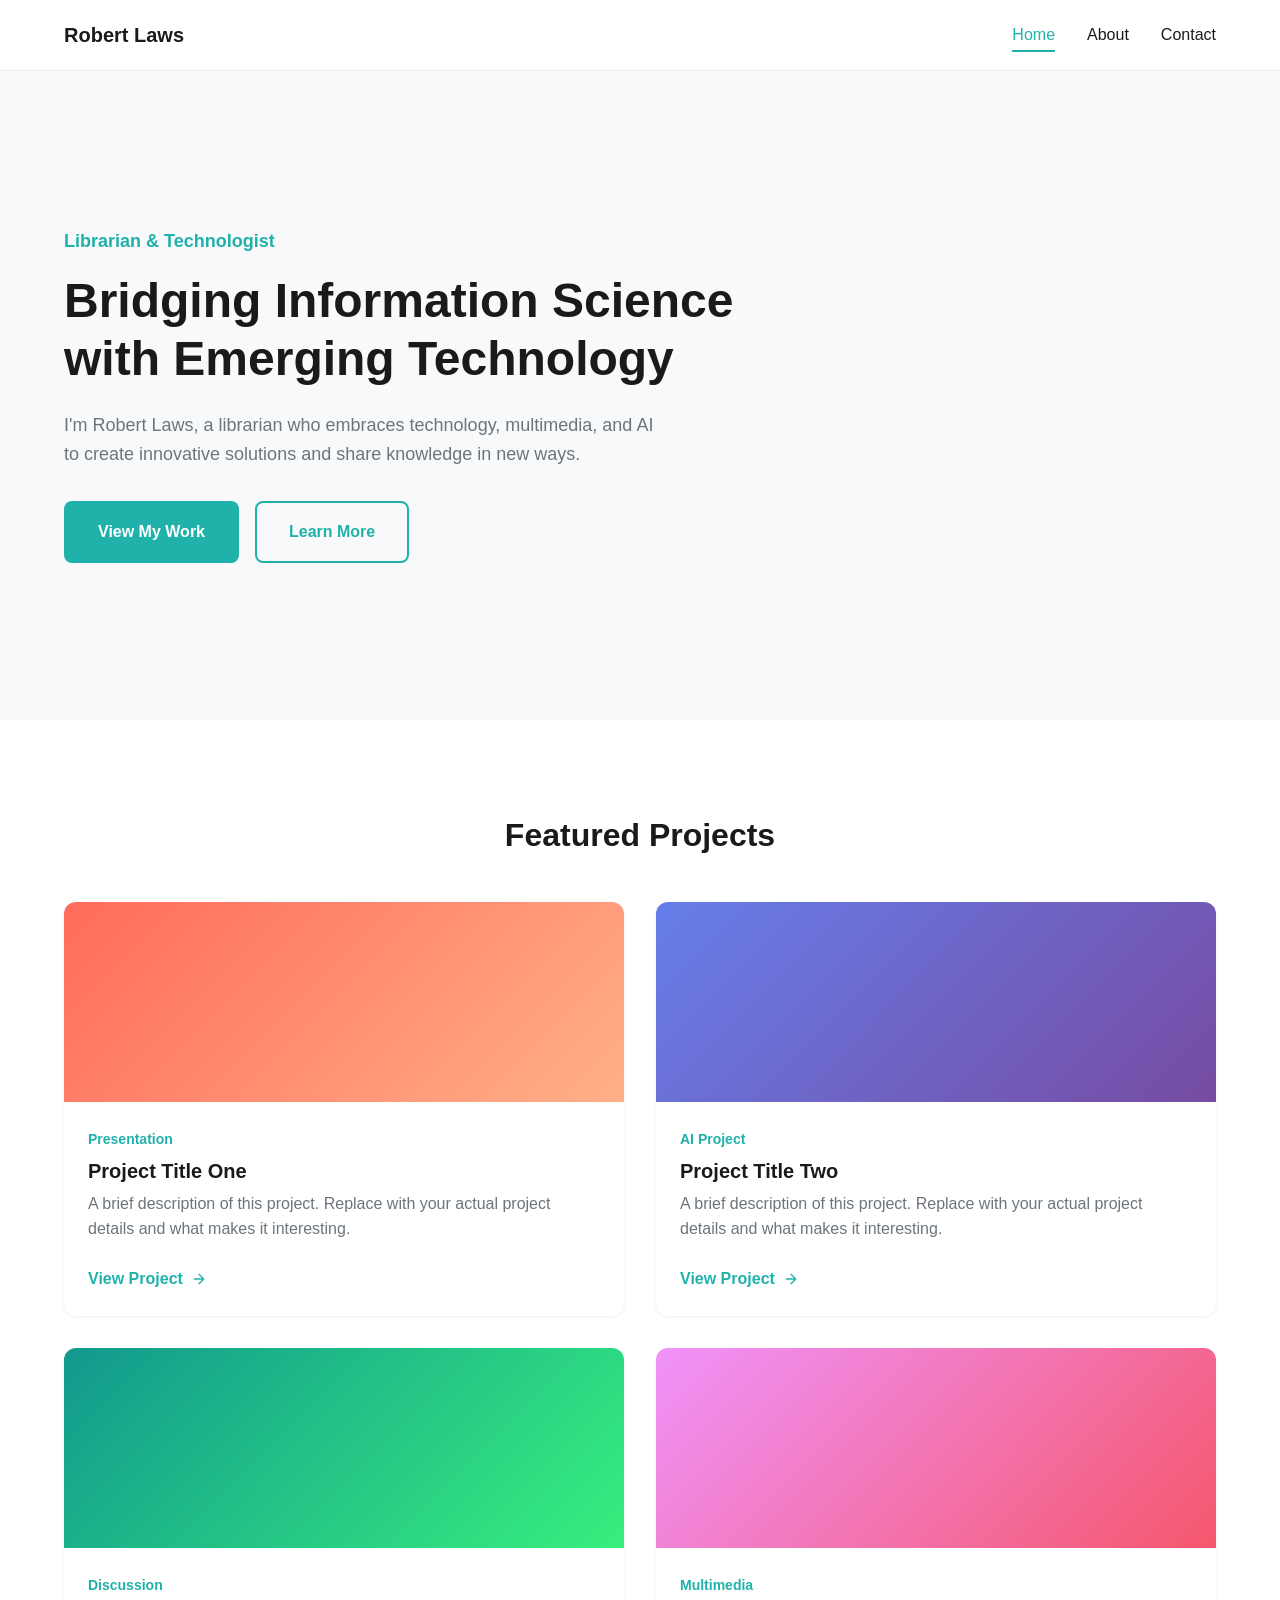
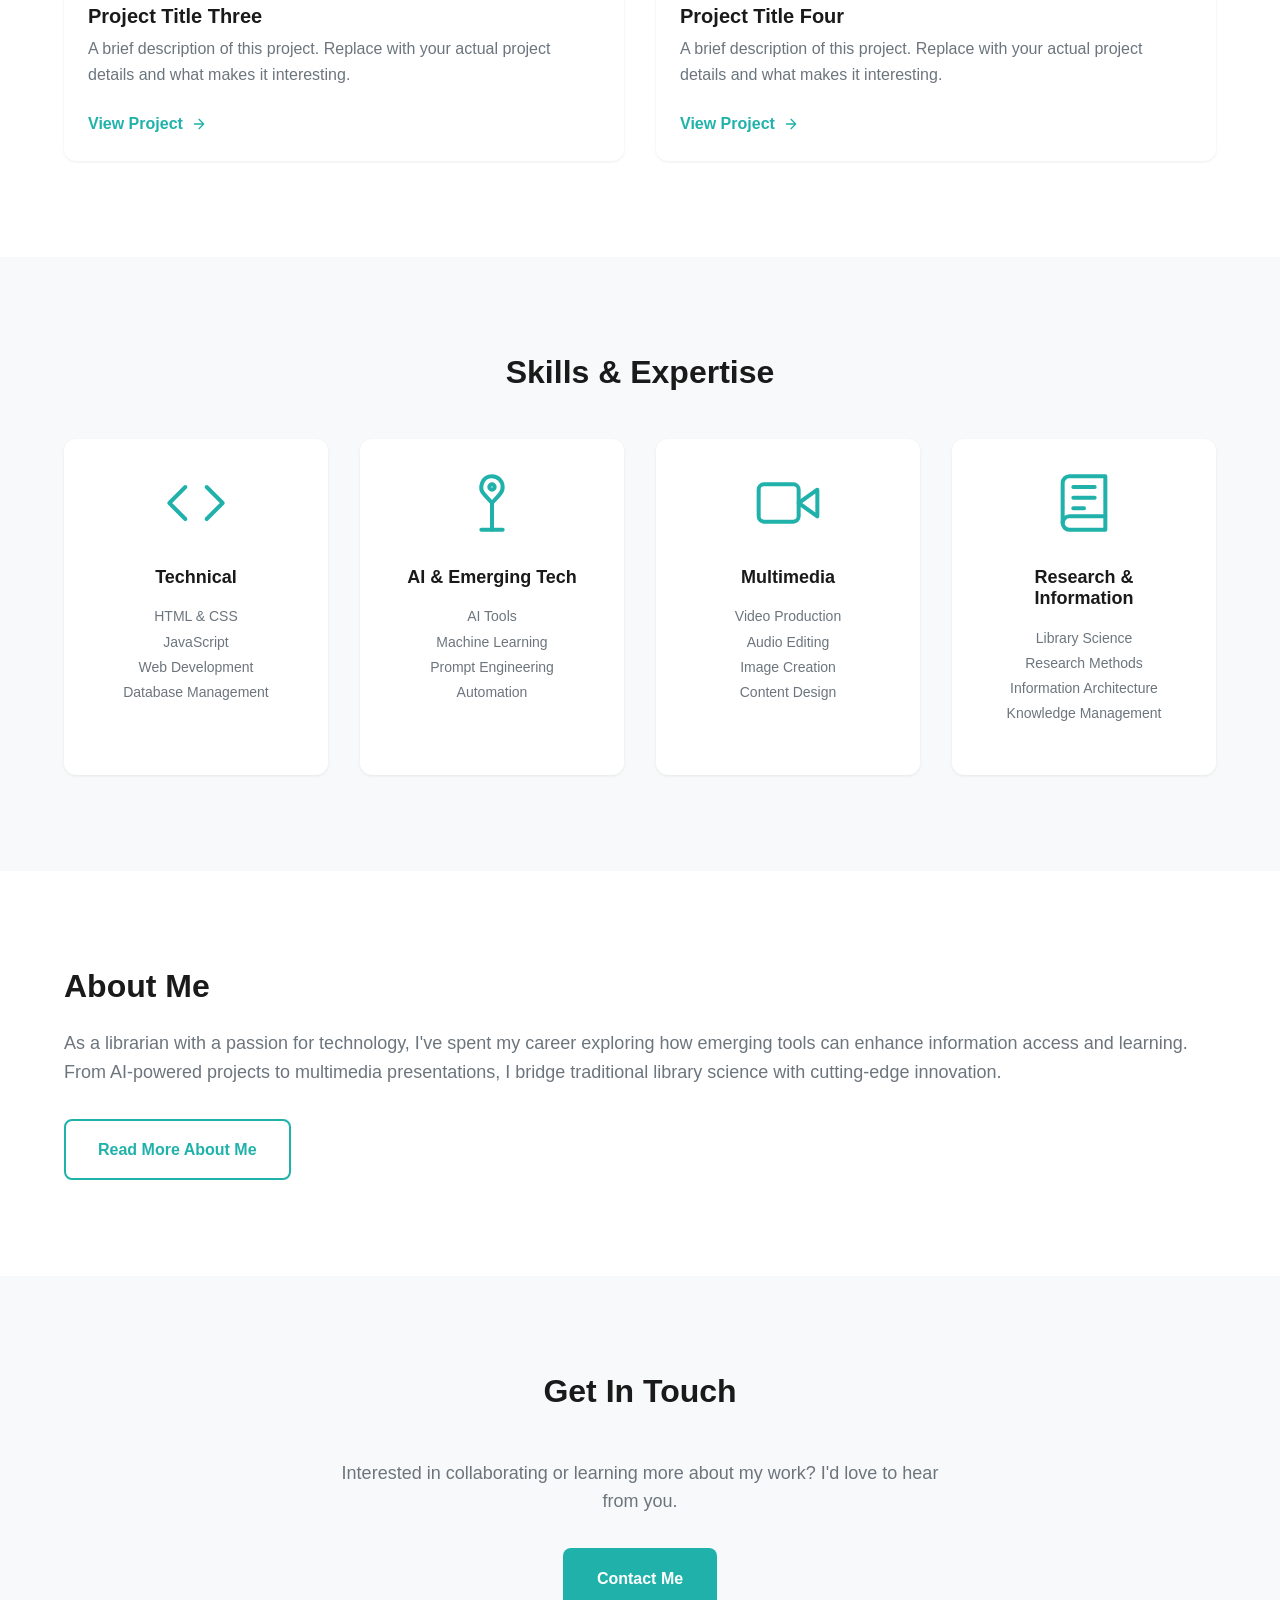
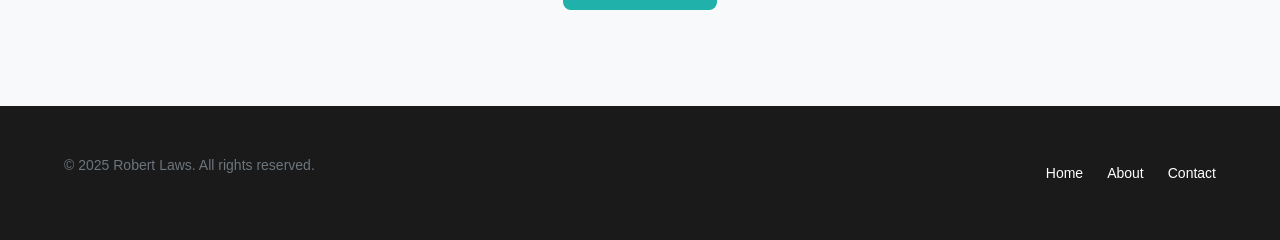
<file: index.html>
<!DOCTYPE html>
<html lang="en">
<head>
  <meta charset="UTF-8">
  <meta name="viewport" content="width=device-width, initial-scale=1.0">
  <meta name="description" content="Robert Laws - Librarian, technologist, and multimedia creator exploring the intersection of information science and emerging technologies.">
  <title>Robert Laws | Portfolio</title>
  <link rel="stylesheet" href="css/styles.css">
</head>
<body>
  <!-- Header -->
  <header class="header">
    <div class="container">
      <a href="index.html" class="logo">Robert Laws</a>
      <nav class="nav" id="nav">
        <a href="index.html" class="nav__link nav__link--active">Home</a>
        <a href="about.html" class="nav__link">About</a>
        <a href="contact.html" class="nav__link">Contact</a>
      </nav>
      <button class="nav-toggle" id="nav-toggle" aria-label="Toggle navigation">
        <span></span>
        <span></span>
        <span></span>
      </button>
    </div>
  </header>

  <!-- Hero Section -->
  <section class="hero">
    <div class="container">
      <div class="hero__content">
        <p class="hero__subtitle">Librarian & Technologist</p>
        <h1 class="hero__title">Bridging Information Science with Emerging Technology</h1>
        <p class="hero__description">
          I'm Robert Laws, a librarian who embraces technology, multimedia, and AI to create innovative solutions and share knowledge in new ways.
        </p>
        <div class="hero__buttons">
          <a href="#projects" class="btn btn--primary">View My Work</a>
          <a href="about.html" class="btn btn--outline">Learn More</a>
        </div>
      </div>
    </div>
  </section>

  <!-- Projects Section -->
  <section class="section" id="projects">
    <div class="container">
      <h2 class="section-title">Featured Projects</h2>
      <div class="projects-grid">
        <!-- Project 1 -->
        <article class="project-card">
          <div class="project-card__image" style="background: linear-gradient(135deg, #FF6B5B 0%, #FFB088 100%);"></div>
          <div class="project-card__content">
            <span class="project-card__tag">Presentation</span>
            <h3 class="project-card__title">Project Title One</h3>
            <p class="project-card__description">
              A brief description of this project. Replace with your actual project details and what makes it interesting.
            </p>
            <a href="projects/project-1.html" class="project-card__link">
              View Project
              <svg width="16" height="16" viewBox="0 0 24 24" fill="none" stroke="currentColor" stroke-width="2" stroke-linecap="round" stroke-linejoin="round">
                <path d="M5 12h14M12 5l7 7-7 7"/>
              </svg>
            </a>
          </div>
        </article>

        <!-- Project 2 -->
        <article class="project-card">
          <div class="project-card__image" style="background: linear-gradient(135deg, #667eea 0%, #764ba2 100%);"></div>
          <div class="project-card__content">
            <span class="project-card__tag">AI Project</span>
            <h3 class="project-card__title">Project Title Two</h3>
            <p class="project-card__description">
              A brief description of this project. Replace with your actual project details and what makes it interesting.
            </p>
            <a href="projects/project-2.html" class="project-card__link">
              View Project
              <svg width="16" height="16" viewBox="0 0 24 24" fill="none" stroke="currentColor" stroke-width="2" stroke-linecap="round" stroke-linejoin="round">
                <path d="M5 12h14M12 5l7 7-7 7"/>
              </svg>
            </a>
          </div>
        </article>

        <!-- Project 3 -->
        <article class="project-card">
          <div class="project-card__image" style="background: linear-gradient(135deg, #11998e 0%, #38ef7d 100%);"></div>
          <div class="project-card__content">
            <span class="project-card__tag">Discussion</span>
            <h3 class="project-card__title">Project Title Three</h3>
            <p class="project-card__description">
              A brief description of this project. Replace with your actual project details and what makes it interesting.
            </p>
            <a href="projects/project-3.html" class="project-card__link">
              View Project
              <svg width="16" height="16" viewBox="0 0 24 24" fill="none" stroke="currentColor" stroke-width="2" stroke-linecap="round" stroke-linejoin="round">
                <path d="M5 12h14M12 5l7 7-7 7"/>
              </svg>
            </a>
          </div>
        </article>

        <!-- Project 4 -->
        <article class="project-card">
          <div class="project-card__image" style="background: linear-gradient(135deg, #f093fb 0%, #f5576c 100%);"></div>
          <div class="project-card__content">
            <span class="project-card__tag">Multimedia</span>
            <h3 class="project-card__title">Project Title Four</h3>
            <p class="project-card__description">
              A brief description of this project. Replace with your actual project details and what makes it interesting.
            </p>
            <a href="projects/project-4.html" class="project-card__link">
              View Project
              <svg width="16" height="16" viewBox="0 0 24 24" fill="none" stroke="currentColor" stroke-width="2" stroke-linecap="round" stroke-linejoin="round">
                <path d="M5 12h14M12 5l7 7-7 7"/>
              </svg>
            </a>
          </div>
        </article>
      </div>
    </div>
  </section>

  <!-- Skills Section -->
  <section class="section section--alt" id="skills">
    <div class="container">
      <h2 class="section-title">Skills & Expertise</h2>
      <div class="skills-grid">
        <!-- Technical -->
        <div class="skill-category">
          <svg class="skill-category__icon" viewBox="0 0 24 24" fill="none" stroke="currentColor" stroke-width="1.5" stroke-linecap="round" stroke-linejoin="round">
            <polyline points="16 18 22 12 16 6"></polyline>
            <polyline points="8 6 2 12 8 18"></polyline>
          </svg>
          <h3 class="skill-category__title">Technical</h3>
          <p class="skill-category__list">
            HTML &amp; CSS<br>
            JavaScript<br>
            Web Development<br>
            Database Management
          </p>
        </div>

        <!-- AI & Emerging Tech -->
        <div class="skill-category">
          <svg class="skill-category__icon" viewBox="0 0 24 24" fill="none" stroke="currentColor" stroke-width="1.5" stroke-linecap="round" stroke-linejoin="round">
            <path d="M12 2a4 4 0 0 1 4 4c0 1.1-.45 2.1-1.17 2.83L12 12l-2.83-3.17A4 4 0 0 1 12 2z"></path>
            <path d="M12 12v10"></path>
            <path d="M8 22h8"></path>
            <circle cx="12" cy="6" r="1"></circle>
          </svg>
          <h3 class="skill-category__title">AI & Emerging Tech</h3>
          <p class="skill-category__list">
            AI Tools<br>
            Machine Learning<br>
            Prompt Engineering<br>
            Automation
          </p>
        </div>

        <!-- Multimedia -->
        <div class="skill-category">
          <svg class="skill-category__icon" viewBox="0 0 24 24" fill="none" stroke="currentColor" stroke-width="1.5" stroke-linecap="round" stroke-linejoin="round">
            <polygon points="23 7 16 12 23 17 23 7"></polygon>
            <rect x="1" y="5" width="15" height="14" rx="2" ry="2"></rect>
          </svg>
          <h3 class="skill-category__title">Multimedia</h3>
          <p class="skill-category__list">
            Video Production<br>
            Audio Editing<br>
            Image Creation<br>
            Content Design
          </p>
        </div>

        <!-- Research & Information -->
        <div class="skill-category">
          <svg class="skill-category__icon" viewBox="0 0 24 24" fill="none" stroke="currentColor" stroke-width="1.5" stroke-linecap="round" stroke-linejoin="round">
            <path d="M4 19.5A2.5 2.5 0 0 1 6.5 17H20"></path>
            <path d="M6.5 2H20v20H6.5A2.5 2.5 0 0 1 4 19.5v-15A2.5 2.5 0 0 1 6.5 2z"></path>
            <line x1="8" y1="6" x2="16" y2="6"></line>
            <line x1="8" y1="10" x2="16" y2="10"></line>
            <line x1="8" y1="14" x2="12" y2="14"></line>
          </svg>
          <h3 class="skill-category__title">Research & Information</h3>
          <p class="skill-category__list">
            Library Science<br>
            Research Methods<br>
            Information Architecture<br>
            Knowledge Management
          </p>
        </div>
      </div>
    </div>
  </section>

  <!-- About Teaser -->
  <section class="section" id="about-teaser">
    <div class="container">
      <div class="about-teaser">
        <div class="about-teaser__content">
          <h2 class="section-title" style="text-align: left; margin-bottom: var(--space-md);">About Me</h2>
          <p class="about-teaser__text">
            As a librarian with a passion for technology, I've spent my career exploring how emerging tools can enhance information access and learning. From AI-powered projects to multimedia presentations, I bridge traditional library science with cutting-edge innovation.
          </p>
          <a href="about.html" class="btn btn--outline">Read More About Me</a>
        </div>
      </div>
    </div>
  </section>

  <!-- Contact Teaser -->
  <section class="section section--alt" id="contact-teaser">
    <div class="container">
      <div class="contact-teaser">
        <h2 class="section-title">Get In Touch</h2>
        <p class="contact-teaser__text">
          Interested in collaborating or learning more about my work? I'd love to hear from you.
        </p>
        <a href="contact.html" class="btn btn--primary">Contact Me</a>
      </div>
    </div>
  </section>

  <!-- Footer -->
  <footer class="footer">
    <div class="container">
      <p class="footer__text">&copy; 2025 Robert Laws. All rights reserved.</p>
      <nav class="footer__links">
        <a href="index.html" class="footer__link">Home</a>
        <a href="about.html" class="footer__link">About</a>
        <a href="contact.html" class="footer__link">Contact</a>
      </nav>
    </div>
  </footer>

  <script src="js/main.js"></script>
</body>
</html>
</file>
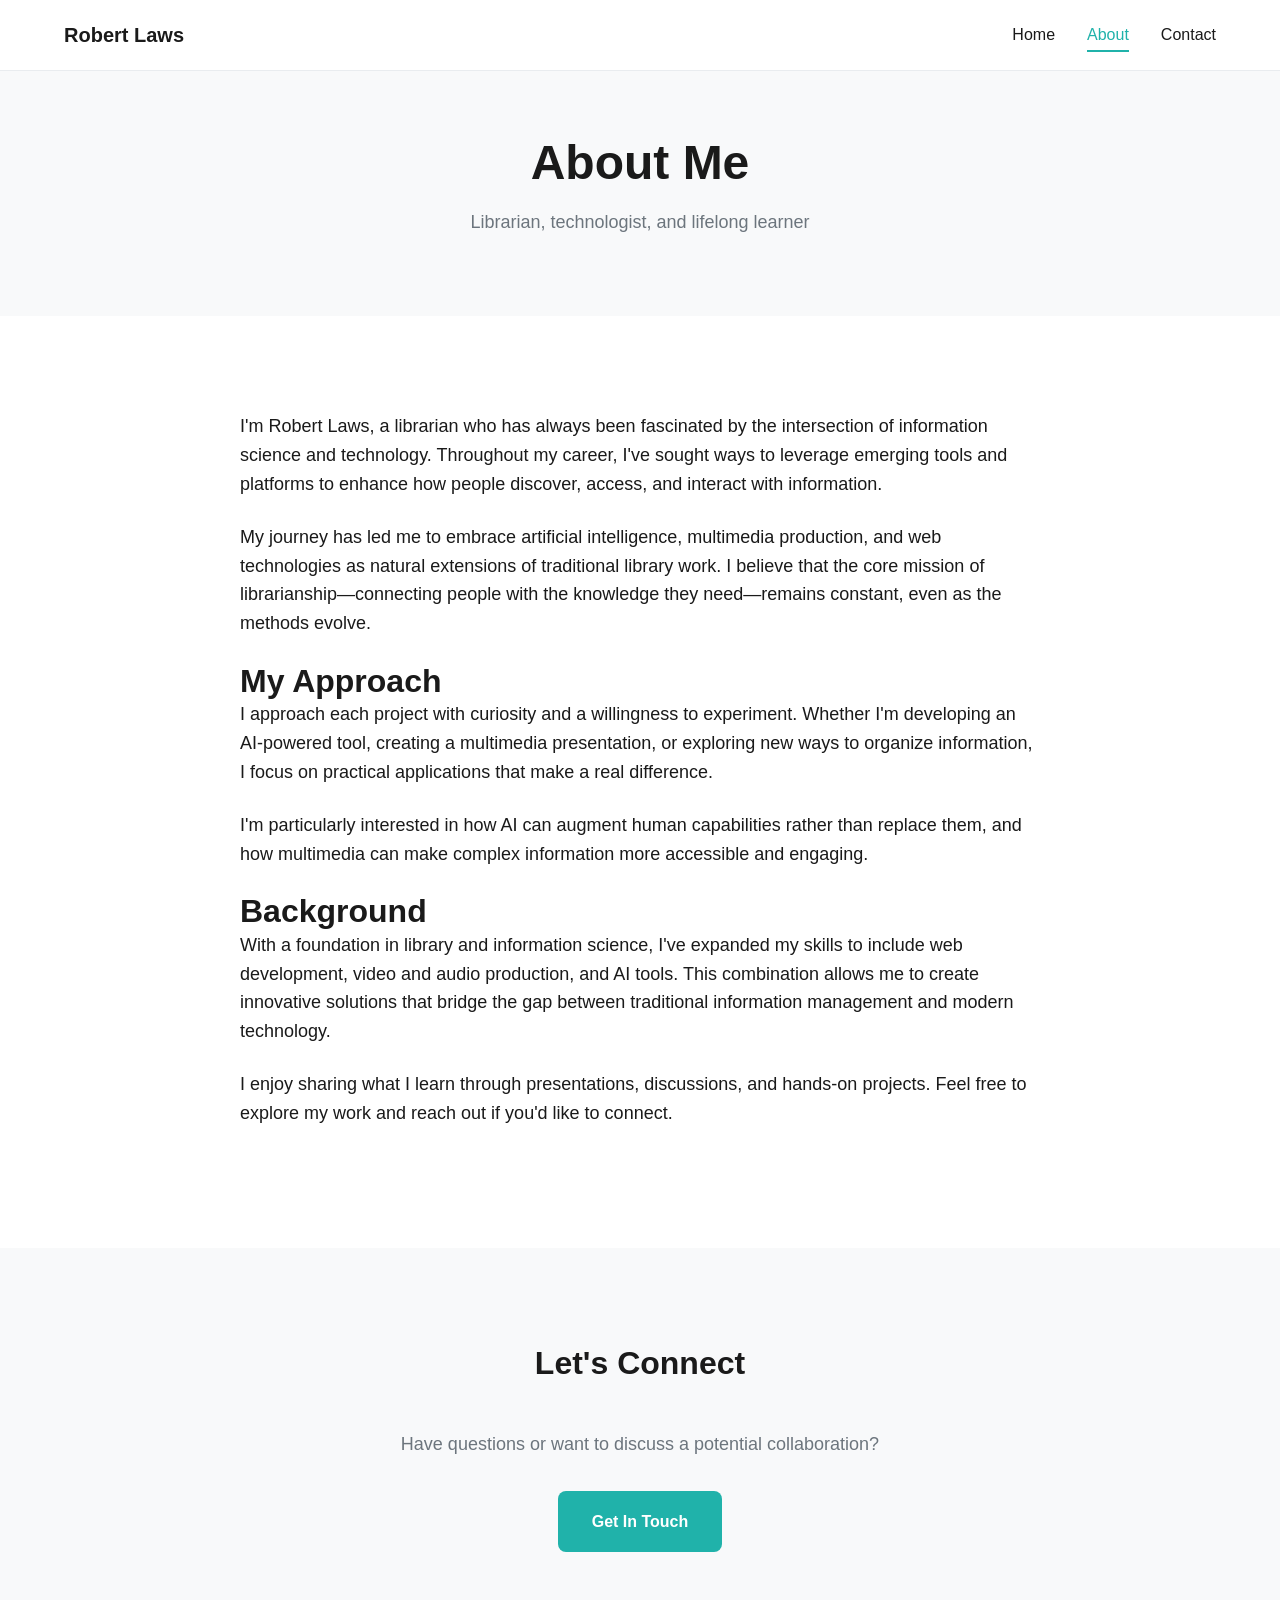
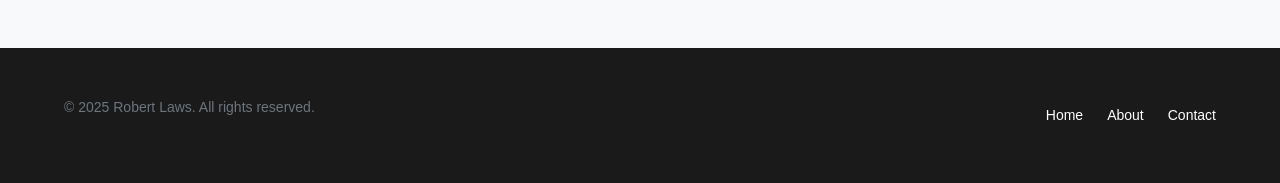
<file: about.html>
<!DOCTYPE html>
<html lang="en">
<head>
  <meta charset="UTF-8">
  <meta name="viewport" content="width=device-width, initial-scale=1.0">
  <meta name="description" content="About Robert Laws - Librarian, technologist, and multimedia creator.">
  <title>About | Robert Laws</title>
  <link rel="stylesheet" href="css/styles.css">
</head>
<body>
  <!-- Header -->
  <header class="header">
    <div class="container">
      <a href="index.html" class="logo">Robert Laws</a>
      <nav class="nav" id="nav">
        <a href="index.html" class="nav__link">Home</a>
        <a href="about.html" class="nav__link nav__link--active">About</a>
        <a href="contact.html" class="nav__link">Contact</a>
      </nav>
      <button class="nav-toggle" id="nav-toggle" aria-label="Toggle navigation">
        <span></span>
        <span></span>
        <span></span>
      </button>
    </div>
  </header>

  <!-- Page Header -->
  <section class="page-header">
    <div class="container">
      <h1 class="page-header__title">About Me</h1>
      <p class="page-header__subtitle">Librarian, technologist, and lifelong learner</p>
    </div>
  </section>

  <!-- About Content -->
  <section class="section">
    <div class="container">
      <div class="about-content">
        <p>
          I'm Robert Laws, a librarian who has always been fascinated by the intersection of information science and technology. Throughout my career, I've sought ways to leverage emerging tools and platforms to enhance how people discover, access, and interact with information.
        </p>

        <p>
          My journey has led me to embrace artificial intelligence, multimedia production, and web technologies as natural extensions of traditional library work. I believe that the core mission of librarianship—connecting people with the knowledge they need—remains constant, even as the methods evolve.
        </p>

        <h2>My Approach</h2>
        <p>
          I approach each project with curiosity and a willingness to experiment. Whether I'm developing an AI-powered tool, creating a multimedia presentation, or exploring new ways to organize information, I focus on practical applications that make a real difference.
        </p>

        <p>
          I'm particularly interested in how AI can augment human capabilities rather than replace them, and how multimedia can make complex information more accessible and engaging.
        </p>

        <h2>Background</h2>
        <p>
          With a foundation in library and information science, I've expanded my skills to include web development, video and audio production, and AI tools. This combination allows me to create innovative solutions that bridge the gap between traditional information management and modern technology.
        </p>

        <p>
          I enjoy sharing what I learn through presentations, discussions, and hands-on projects. Feel free to explore my work and reach out if you'd like to connect.
        </p>
      </div>
    </div>
  </section>

  <!-- Contact CTA -->
  <section class="section section--alt">
    <div class="container">
      <div class="contact-teaser">
        <h2 class="section-title">Let's Connect</h2>
        <p class="contact-teaser__text">
          Have questions or want to discuss a potential collaboration?
        </p>
        <a href="contact.html" class="btn btn--primary">Get In Touch</a>
      </div>
    </div>
  </section>

  <!-- Footer -->
  <footer class="footer">
    <div class="container">
      <p class="footer__text">&copy; 2025 Robert Laws. All rights reserved.</p>
      <nav class="footer__links">
        <a href="index.html" class="footer__link">Home</a>
        <a href="about.html" class="footer__link">About</a>
        <a href="contact.html" class="footer__link">Contact</a>
      </nav>
    </div>
  </footer>

  <script src="js/main.js"></script>
</body>
</html>
</file>
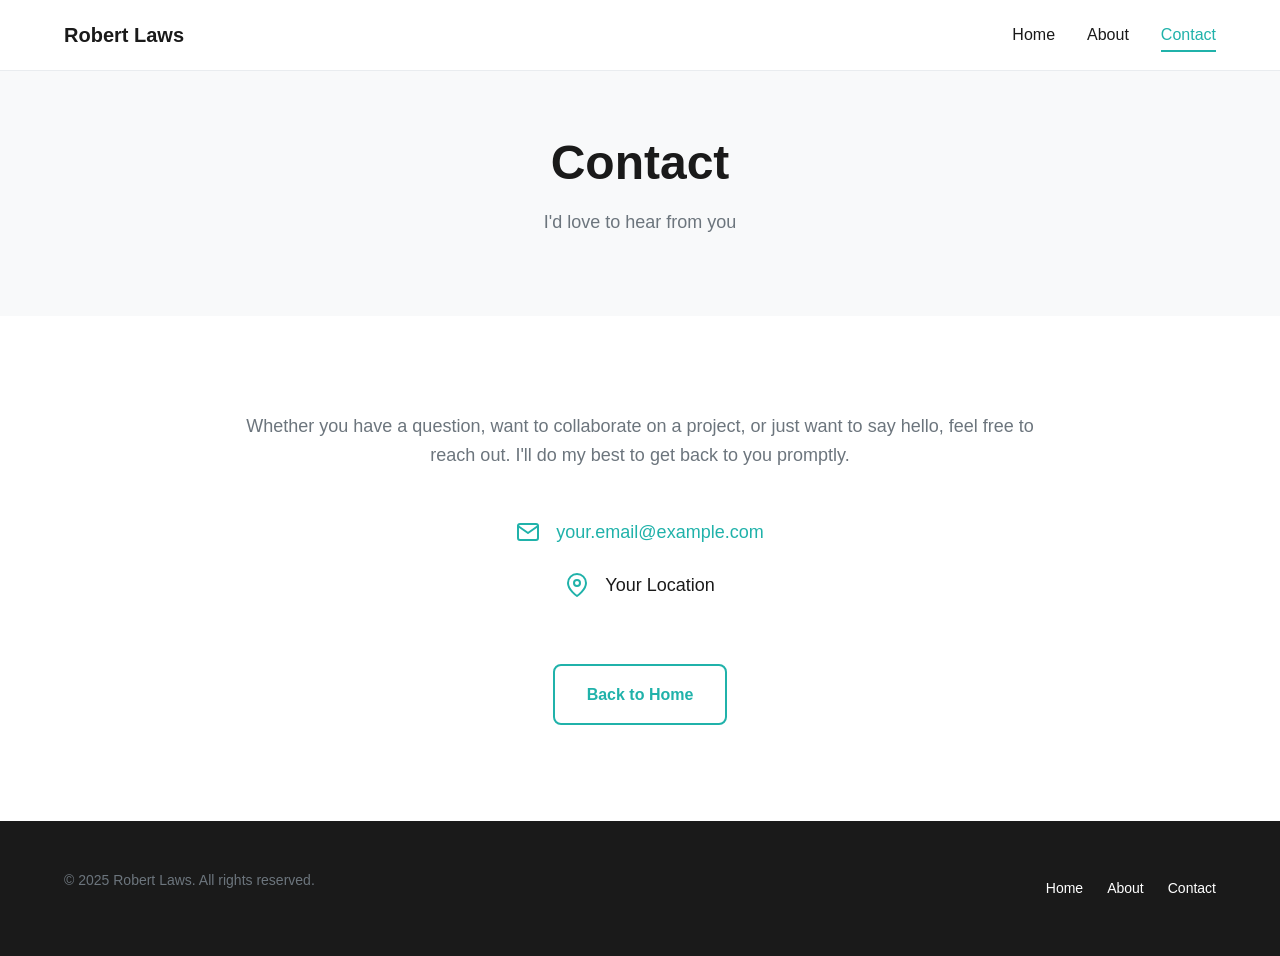
<file: contact.html>
<!DOCTYPE html>
<html lang="en">
<head>
  <meta charset="UTF-8">
  <meta name="viewport" content="width=device-width, initial-scale=1.0">
  <meta name="description" content="Contact Robert Laws - Get in touch for collaborations or inquiries.">
  <title>Contact | Robert Laws</title>
  <link rel="stylesheet" href="css/styles.css">
</head>
<body>
  <!-- Header -->
  <header class="header">
    <div class="container">
      <a href="index.html" class="logo">Robert Laws</a>
      <nav class="nav" id="nav">
        <a href="index.html" class="nav__link">Home</a>
        <a href="about.html" class="nav__link">About</a>
        <a href="contact.html" class="nav__link nav__link--active">Contact</a>
      </nav>
      <button class="nav-toggle" id="nav-toggle" aria-label="Toggle navigation">
        <span></span>
        <span></span>
        <span></span>
      </button>
    </div>
  </header>

  <!-- Page Header -->
  <section class="page-header">
    <div class="container">
      <h1 class="page-header__title">Contact</h1>
      <p class="page-header__subtitle">I'd love to hear from you</p>
    </div>
  </section>

  <!-- Contact Content -->
  <section class="section">
    <div class="container">
      <div class="contact-content">
        <p style="font-size: var(--font-size-lg); color: var(--color-text-muted); margin-bottom: var(--space-xl);">
          Whether you have a question, want to collaborate on a project, or just want to say hello, feel free to reach out. I'll do my best to get back to you promptly.
        </p>

        <div class="contact-info">
          <div class="contact-info__item">
            <svg class="contact-info__icon" viewBox="0 0 24 24" fill="none" stroke="currentColor" stroke-width="2" stroke-linecap="round" stroke-linejoin="round">
              <path d="M4 4h16c1.1 0 2 .9 2 2v12c0 1.1-.9 2-2 2H4c-1.1 0-2-.9-2-2V6c0-1.1.9-2 2-2z"></path>
              <polyline points="22,6 12,13 2,6"></polyline>
            </svg>
            <a href="mailto:your.email@example.com">your.email@example.com</a>
          </div>

          <div class="contact-info__item">
            <svg class="contact-info__icon" viewBox="0 0 24 24" fill="none" stroke="currentColor" stroke-width="2" stroke-linecap="round" stroke-linejoin="round">
              <path d="M21 10c0 7-9 13-9 13s-9-6-9-13a9 9 0 0 1 18 0z"></path>
              <circle cx="12" cy="10" r="3"></circle>
            </svg>
            <span>Your Location</span>
          </div>
        </div>

        <div style="margin-top: var(--space-2xl);">
          <a href="index.html" class="btn btn--outline">Back to Home</a>
        </div>
      </div>
    </div>
  </section>

  <!-- Footer -->
  <footer class="footer">
    <div class="container">
      <p class="footer__text">&copy; 2025 Robert Laws. All rights reserved.</p>
      <nav class="footer__links">
        <a href="index.html" class="footer__link">Home</a>
        <a href="about.html" class="footer__link">About</a>
        <a href="contact.html" class="footer__link">Contact</a>
      </nav>
    </div>
  </footer>

  <script src="js/main.js"></script>
</body>
</html>
</file>
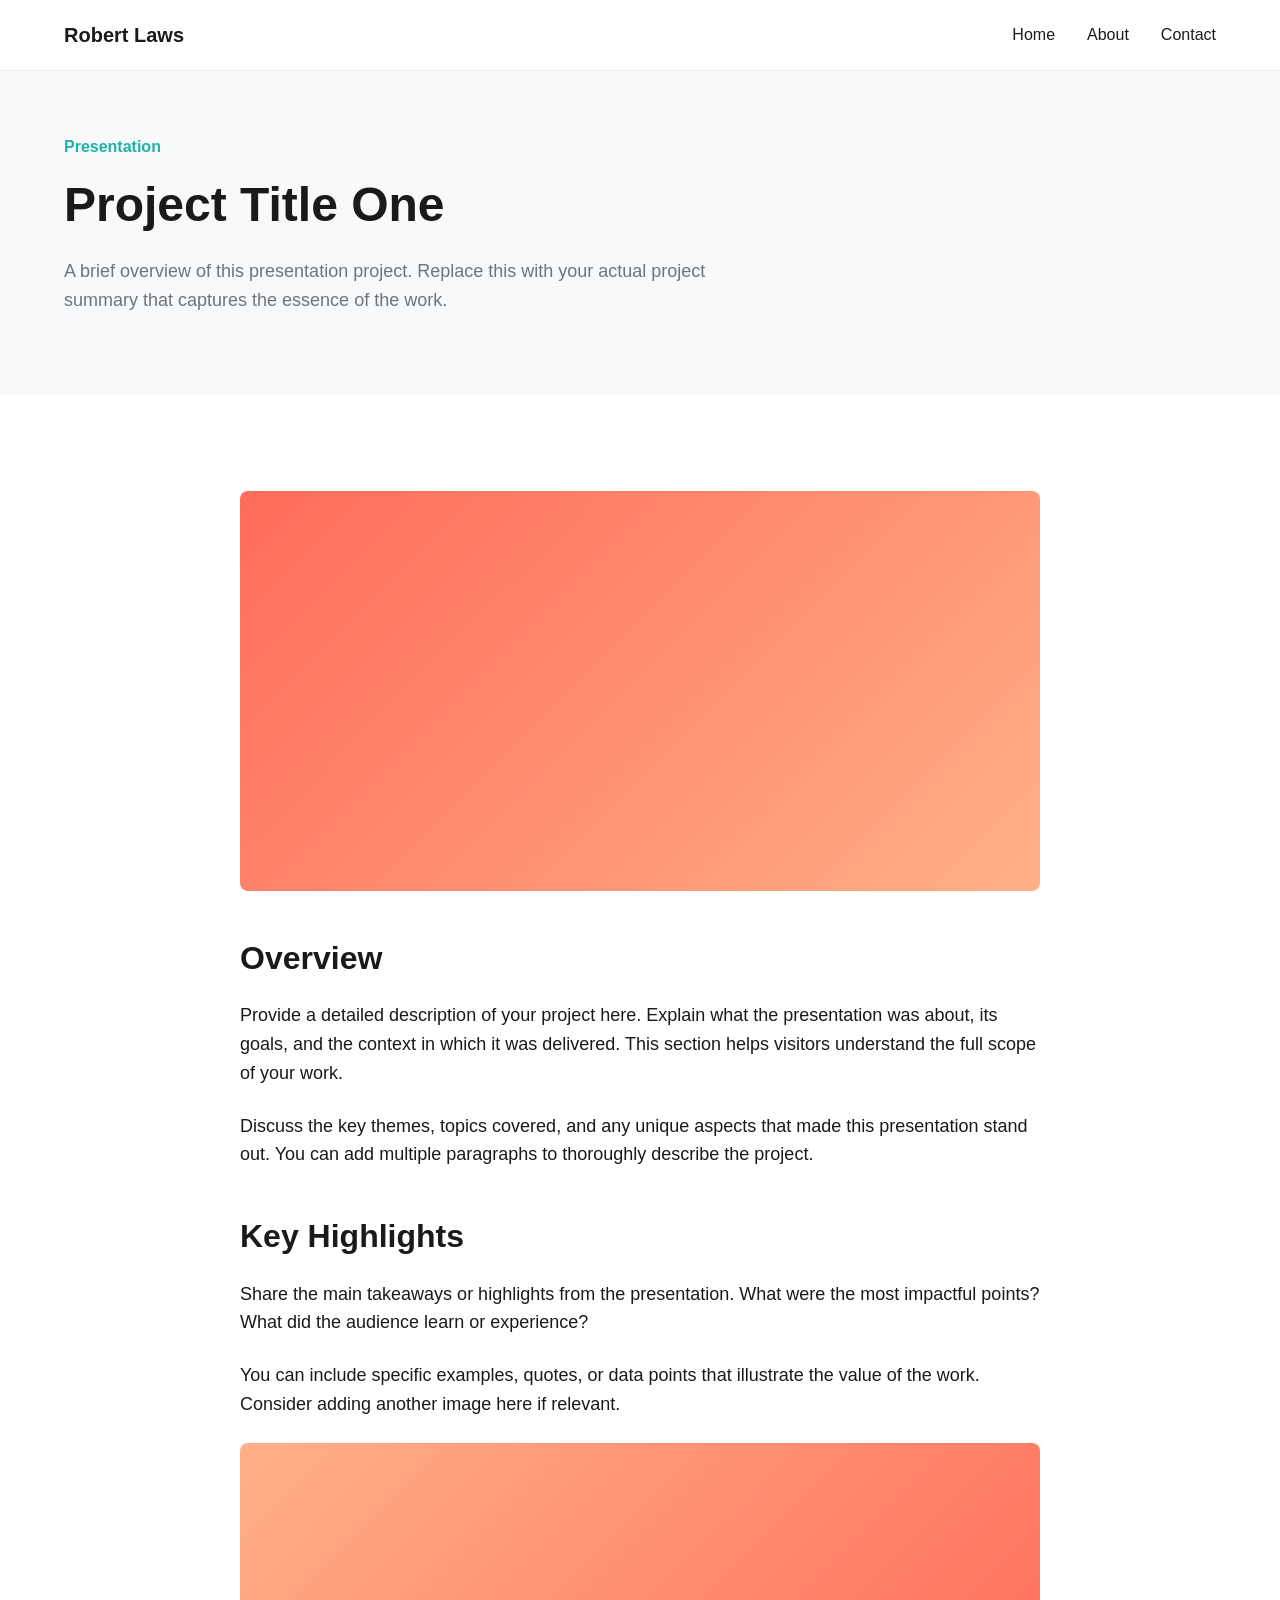
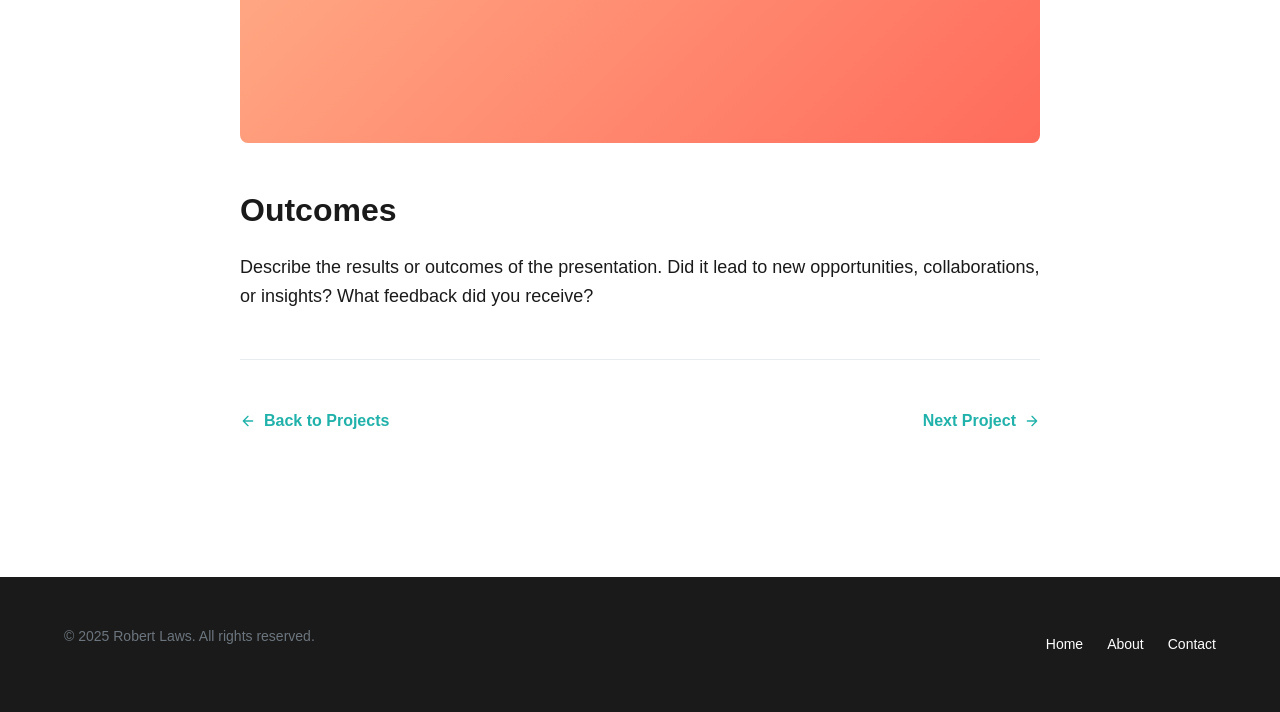
<file: projects/project-1.html>
<!DOCTYPE html>
<html lang="en">
<head>
  <meta charset="UTF-8">
  <meta name="viewport" content="width=device-width, initial-scale=1.0">
  <meta name="description" content="Project Title One - A detailed look at this presentation project by Robert Laws.">
  <title>Project Title One | Robert Laws</title>
  <link rel="stylesheet" href="../css/styles.css">
</head>
<body>
  <!-- Header -->
  <header class="header">
    <div class="container">
      <a href="../index.html" class="logo">Robert Laws</a>
      <nav class="nav" id="nav">
        <a href="../index.html" class="nav__link">Home</a>
        <a href="../about.html" class="nav__link">About</a>
        <a href="../contact.html" class="nav__link">Contact</a>
      </nav>
      <button class="nav-toggle" id="nav-toggle" aria-label="Toggle navigation">
        <span></span>
        <span></span>
        <span></span>
      </button>
    </div>
  </header>

  <!-- Project Hero -->
  <section class="project-hero">
    <div class="container">
      <span class="project-hero__tag">Presentation</span>
      <h1 class="project-hero__title">Project Title One</h1>
      <p class="project-hero__description">
        A brief overview of this presentation project. Replace this with your actual project summary that captures the essence of the work.
      </p>
    </div>
  </section>

  <!-- Project Content -->
  <section class="section">
    <div class="container">
      <div class="project-content">
        <!-- Placeholder for project image -->
        <div style="background: linear-gradient(135deg, #FF6B5B 0%, #FFB088 100%); height: 400px; border-radius: 8px; margin-bottom: var(--space-lg);"></div>

        <h2>Overview</h2>
        <p>
          Provide a detailed description of your project here. Explain what the presentation was about, its goals, and the context in which it was delivered. This section helps visitors understand the full scope of your work.
        </p>

        <p>
          Discuss the key themes, topics covered, and any unique aspects that made this presentation stand out. You can add multiple paragraphs to thoroughly describe the project.
        </p>

        <h2>Key Highlights</h2>
        <p>
          Share the main takeaways or highlights from the presentation. What were the most impactful points? What did the audience learn or experience?
        </p>

        <p>
          You can include specific examples, quotes, or data points that illustrate the value of the work. Consider adding another image here if relevant.
        </p>

        <!-- Placeholder for additional image -->
        <div style="background: linear-gradient(135deg, #FFB088 0%, #FF6B5B 100%); height: 300px; border-radius: 8px;"></div>

        <h2>Outcomes</h2>
        <p>
          Describe the results or outcomes of the presentation. Did it lead to new opportunities, collaborations, or insights? What feedback did you receive?
        </p>

        <!-- Project Navigation -->
        <nav class="project-nav">
          <a href="../index.html" class="project-nav__link">
            <svg width="16" height="16" viewBox="0 0 24 24" fill="none" stroke="currentColor" stroke-width="2" stroke-linecap="round" stroke-linejoin="round">
              <path d="M19 12H5M12 19l-7-7 7-7"/>
            </svg>
            Back to Projects
          </a>
          <a href="project-2.html" class="project-nav__link">
            Next Project
            <svg width="16" height="16" viewBox="0 0 24 24" fill="none" stroke="currentColor" stroke-width="2" stroke-linecap="round" stroke-linejoin="round">
              <path d="M5 12h14M12 5l7 7-7 7"/>
            </svg>
          </a>
        </nav>
      </div>
    </div>
  </section>

  <!-- Footer -->
  <footer class="footer">
    <div class="container">
      <p class="footer__text">&copy; 2025 Robert Laws. All rights reserved.</p>
      <nav class="footer__links">
        <a href="../index.html" class="footer__link">Home</a>
        <a href="../about.html" class="footer__link">About</a>
        <a href="../contact.html" class="footer__link">Contact</a>
      </nav>
    </div>
  </footer>

  <script src="../js/main.js"></script>
</body>
</html>
</file>
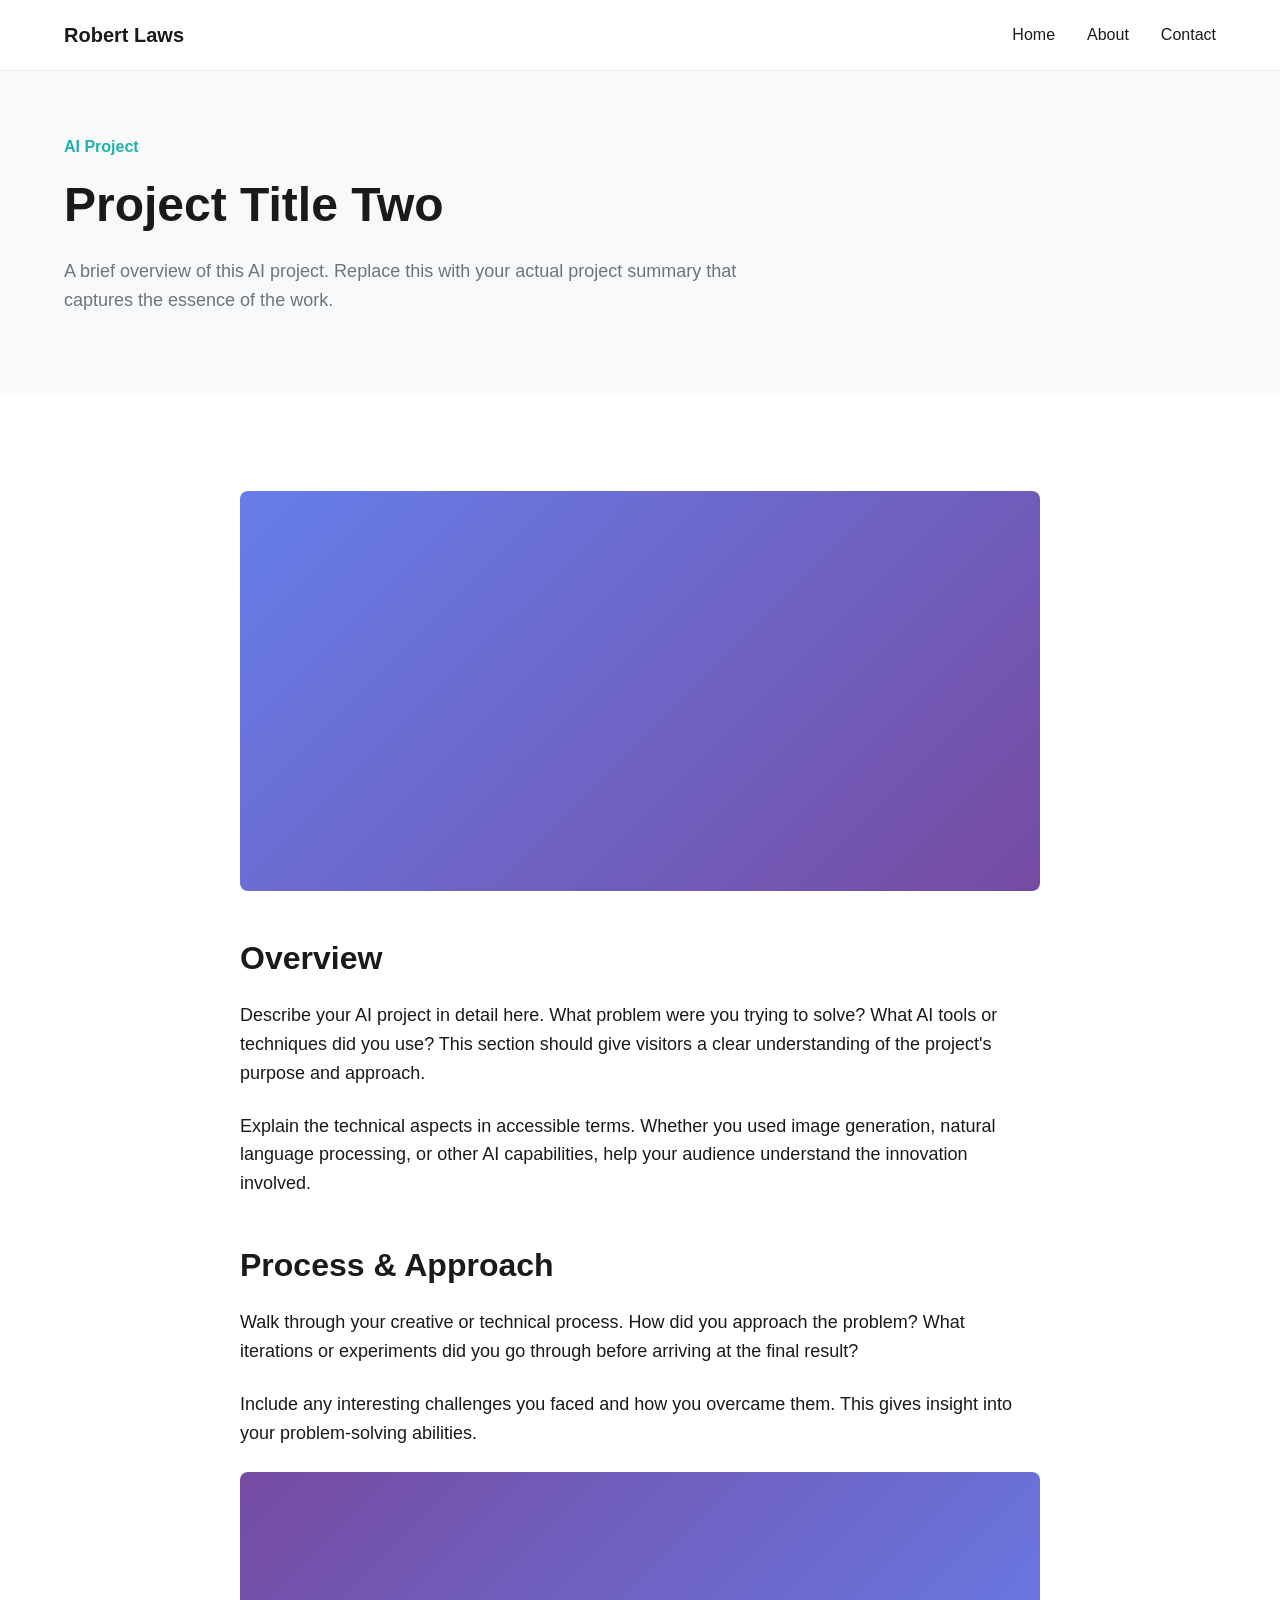
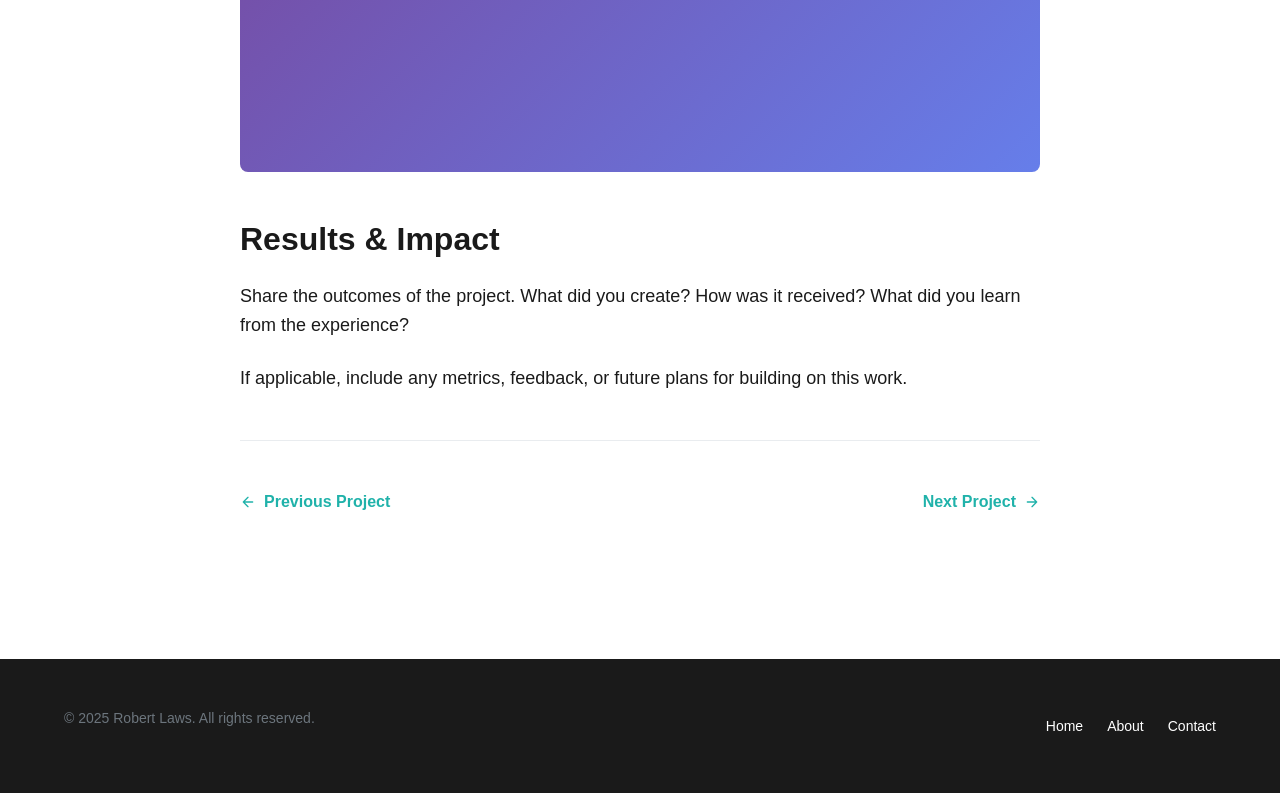
<file: projects/project-2.html>
<!DOCTYPE html>
<html lang="en">
<head>
  <meta charset="UTF-8">
  <meta name="viewport" content="width=device-width, initial-scale=1.0">
  <meta name="description" content="Project Title Two - An AI project exploring innovative applications by Robert Laws.">
  <title>Project Title Two | Robert Laws</title>
  <link rel="stylesheet" href="../css/styles.css">
</head>
<body>
  <!-- Header -->
  <header class="header">
    <div class="container">
      <a href="../index.html" class="logo">Robert Laws</a>
      <nav class="nav" id="nav">
        <a href="../index.html" class="nav__link">Home</a>
        <a href="../about.html" class="nav__link">About</a>
        <a href="../contact.html" class="nav__link">Contact</a>
      </nav>
      <button class="nav-toggle" id="nav-toggle" aria-label="Toggle navigation">
        <span></span>
        <span></span>
        <span></span>
      </button>
    </div>
  </header>

  <!-- Project Hero -->
  <section class="project-hero">
    <div class="container">
      <span class="project-hero__tag">AI Project</span>
      <h1 class="project-hero__title">Project Title Two</h1>
      <p class="project-hero__description">
        A brief overview of this AI project. Replace this with your actual project summary that captures the essence of the work.
      </p>
    </div>
  </section>

  <!-- Project Content -->
  <section class="section">
    <div class="container">
      <div class="project-content">
        <!-- Placeholder for project image/video -->
        <div style="background: linear-gradient(135deg, #667eea 0%, #764ba2 100%); height: 400px; border-radius: 8px; margin-bottom: var(--space-lg);"></div>

        <h2>Overview</h2>
        <p>
          Describe your AI project in detail here. What problem were you trying to solve? What AI tools or techniques did you use? This section should give visitors a clear understanding of the project's purpose and approach.
        </p>

        <p>
          Explain the technical aspects in accessible terms. Whether you used image generation, natural language processing, or other AI capabilities, help your audience understand the innovation involved.
        </p>

        <h2>Process & Approach</h2>
        <p>
          Walk through your creative or technical process. How did you approach the problem? What iterations or experiments did you go through before arriving at the final result?
        </p>

        <p>
          Include any interesting challenges you faced and how you overcame them. This gives insight into your problem-solving abilities.
        </p>

        <!-- Placeholder for additional media -->
        <div style="background: linear-gradient(135deg, #764ba2 0%, #667eea 100%); height: 300px; border-radius: 8px;"></div>

        <h2>Results & Impact</h2>
        <p>
          Share the outcomes of the project. What did you create? How was it received? What did you learn from the experience?
        </p>

        <p>
          If applicable, include any metrics, feedback, or future plans for building on this work.
        </p>

        <!-- Project Navigation -->
        <nav class="project-nav">
          <a href="project-1.html" class="project-nav__link">
            <svg width="16" height="16" viewBox="0 0 24 24" fill="none" stroke="currentColor" stroke-width="2" stroke-linecap="round" stroke-linejoin="round">
              <path d="M19 12H5M12 19l-7-7 7-7"/>
            </svg>
            Previous Project
          </a>
          <a href="project-3.html" class="project-nav__link">
            Next Project
            <svg width="16" height="16" viewBox="0 0 24 24" fill="none" stroke="currentColor" stroke-width="2" stroke-linecap="round" stroke-linejoin="round">
              <path d="M5 12h14M12 5l7 7-7 7"/>
            </svg>
          </a>
        </nav>
      </div>
    </div>
  </section>

  <!-- Footer -->
  <footer class="footer">
    <div class="container">
      <p class="footer__text">&copy; 2025 Robert Laws. All rights reserved.</p>
      <nav class="footer__links">
        <a href="../index.html" class="footer__link">Home</a>
        <a href="../about.html" class="footer__link">About</a>
        <a href="../contact.html" class="footer__link">Contact</a>
      </nav>
    </div>
  </footer>

  <script src="../js/main.js"></script>
</body>
</html>
</file>
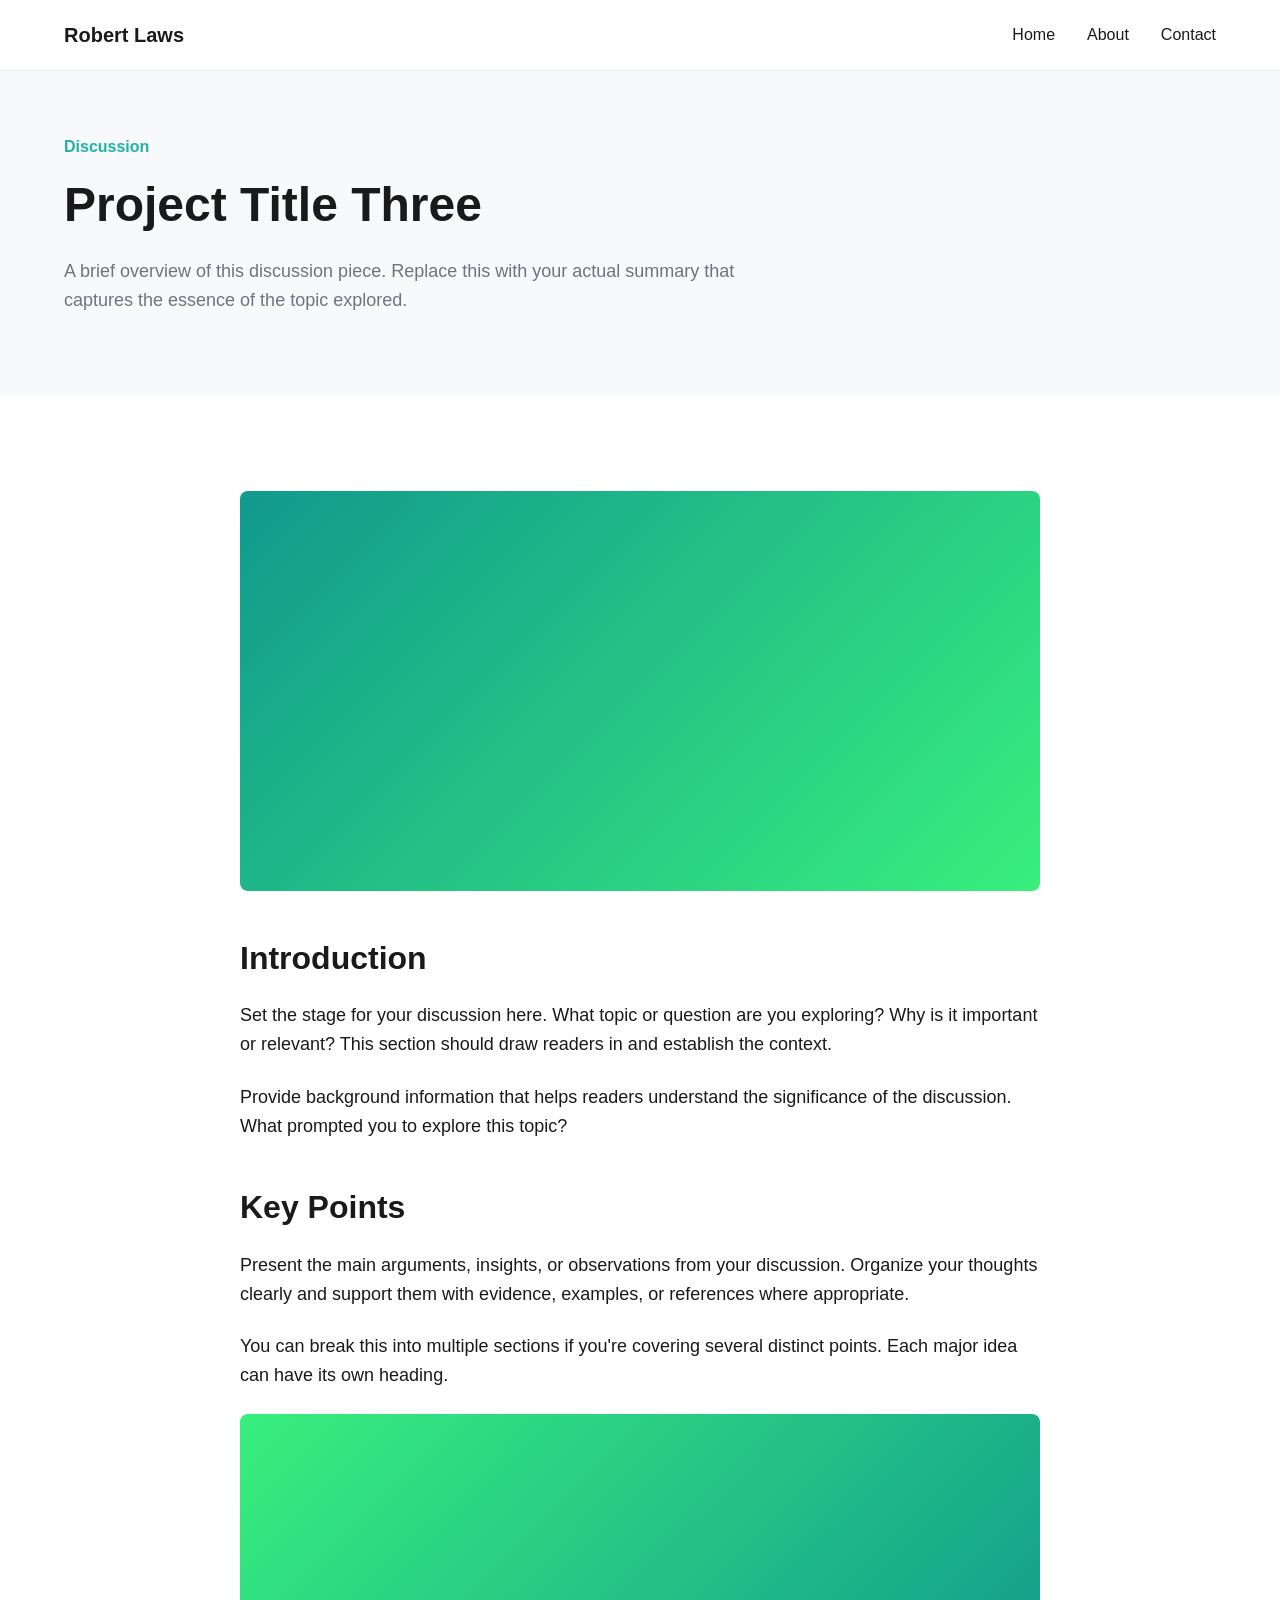
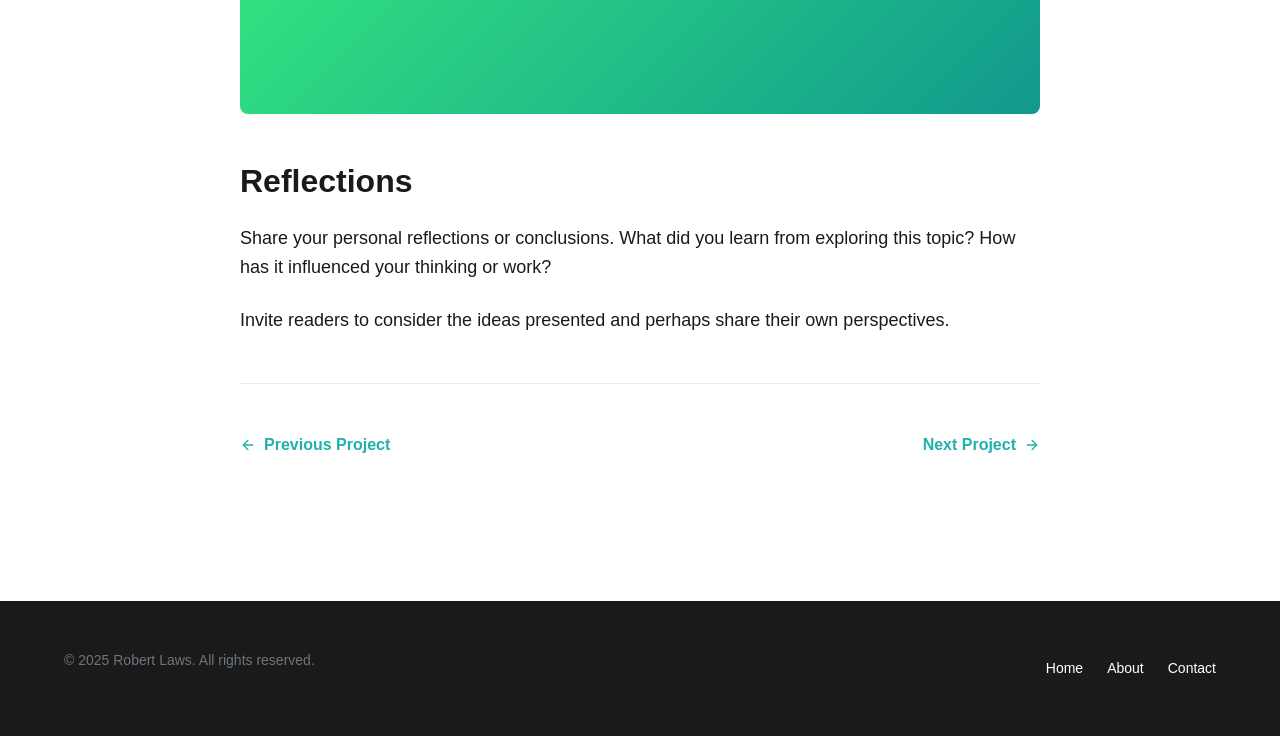
<file: projects/project-3.html>
<!DOCTYPE html>
<html lang="en">
<head>
  <meta charset="UTF-8">
  <meta name="viewport" content="width=device-width, initial-scale=1.0">
  <meta name="description" content="Project Title Three - A thought-provoking discussion piece by Robert Laws.">
  <title>Project Title Three | Robert Laws</title>
  <link rel="stylesheet" href="../css/styles.css">
</head>
<body>
  <!-- Header -->
  <header class="header">
    <div class="container">
      <a href="../index.html" class="logo">Robert Laws</a>
      <nav class="nav" id="nav">
        <a href="../index.html" class="nav__link">Home</a>
        <a href="../about.html" class="nav__link">About</a>
        <a href="../contact.html" class="nav__link">Contact</a>
      </nav>
      <button class="nav-toggle" id="nav-toggle" aria-label="Toggle navigation">
        <span></span>
        <span></span>
        <span></span>
      </button>
    </div>
  </header>

  <!-- Project Hero -->
  <section class="project-hero">
    <div class="container">
      <span class="project-hero__tag">Discussion</span>
      <h1 class="project-hero__title">Project Title Three</h1>
      <p class="project-hero__description">
        A brief overview of this discussion piece. Replace this with your actual summary that captures the essence of the topic explored.
      </p>
    </div>
  </section>

  <!-- Project Content -->
  <section class="section">
    <div class="container">
      <div class="project-content">
        <!-- Placeholder for header image -->
        <div style="background: linear-gradient(135deg, #11998e 0%, #38ef7d 100%); height: 400px; border-radius: 8px; margin-bottom: var(--space-lg);"></div>

        <h2>Introduction</h2>
        <p>
          Set the stage for your discussion here. What topic or question are you exploring? Why is it important or relevant? This section should draw readers in and establish the context.
        </p>

        <p>
          Provide background information that helps readers understand the significance of the discussion. What prompted you to explore this topic?
        </p>

        <h2>Key Points</h2>
        <p>
          Present the main arguments, insights, or observations from your discussion. Organize your thoughts clearly and support them with evidence, examples, or references where appropriate.
        </p>

        <p>
          You can break this into multiple sections if you're covering several distinct points. Each major idea can have its own heading.
        </p>

        <!-- Placeholder for supporting image -->
        <div style="background: linear-gradient(135deg, #38ef7d 0%, #11998e 100%); height: 300px; border-radius: 8px;"></div>

        <h2>Reflections</h2>
        <p>
          Share your personal reflections or conclusions. What did you learn from exploring this topic? How has it influenced your thinking or work?
        </p>

        <p>
          Invite readers to consider the ideas presented and perhaps share their own perspectives.
        </p>

        <!-- Project Navigation -->
        <nav class="project-nav">
          <a href="project-2.html" class="project-nav__link">
            <svg width="16" height="16" viewBox="0 0 24 24" fill="none" stroke="currentColor" stroke-width="2" stroke-linecap="round" stroke-linejoin="round">
              <path d="M19 12H5M12 19l-7-7 7-7"/>
            </svg>
            Previous Project
          </a>
          <a href="project-4.html" class="project-nav__link">
            Next Project
            <svg width="16" height="16" viewBox="0 0 24 24" fill="none" stroke="currentColor" stroke-width="2" stroke-linecap="round" stroke-linejoin="round">
              <path d="M5 12h14M12 5l7 7-7 7"/>
            </svg>
          </a>
        </nav>
      </div>
    </div>
  </section>

  <!-- Footer -->
  <footer class="footer">
    <div class="container">
      <p class="footer__text">&copy; 2025 Robert Laws. All rights reserved.</p>
      <nav class="footer__links">
        <a href="../index.html" class="footer__link">Home</a>
        <a href="../about.html" class="footer__link">About</a>
        <a href="../contact.html" class="footer__link">Contact</a>
      </nav>
    </div>
  </footer>

  <script src="../js/main.js"></script>
</body>
</html>
</file>
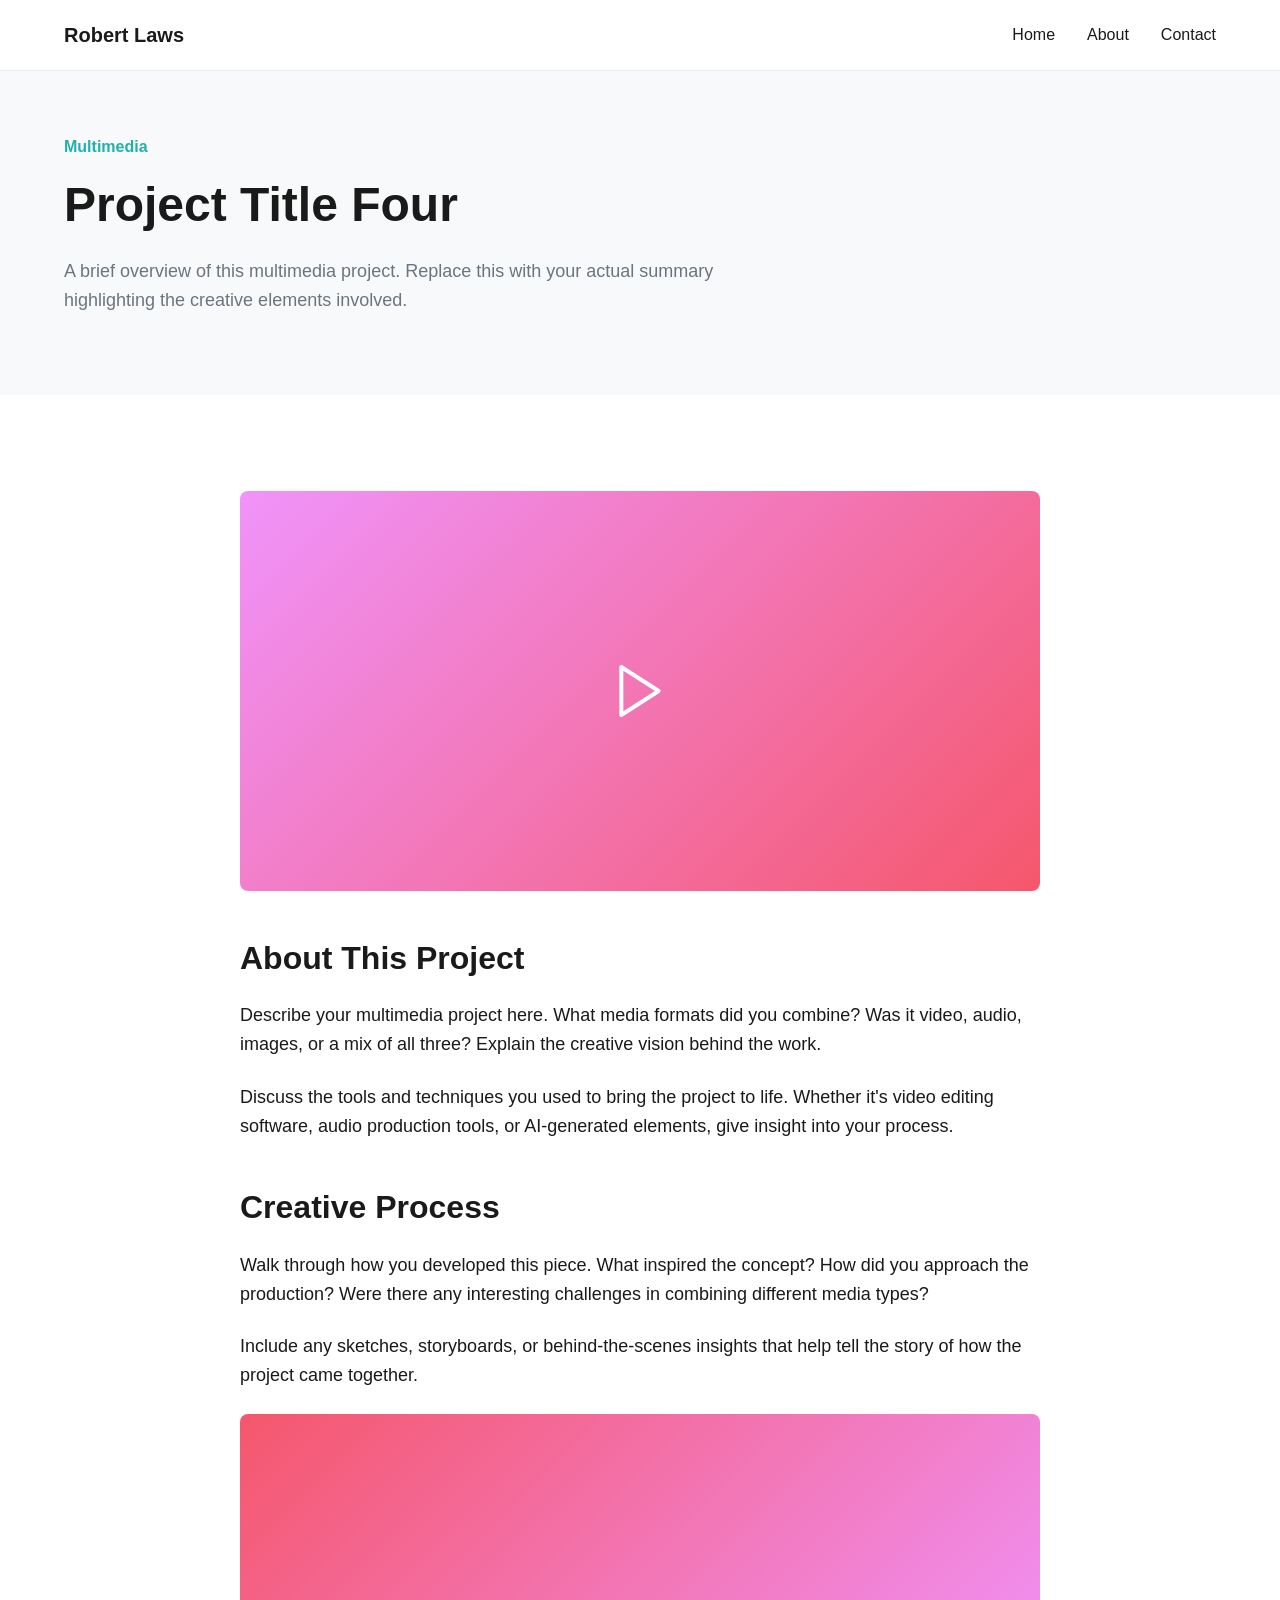
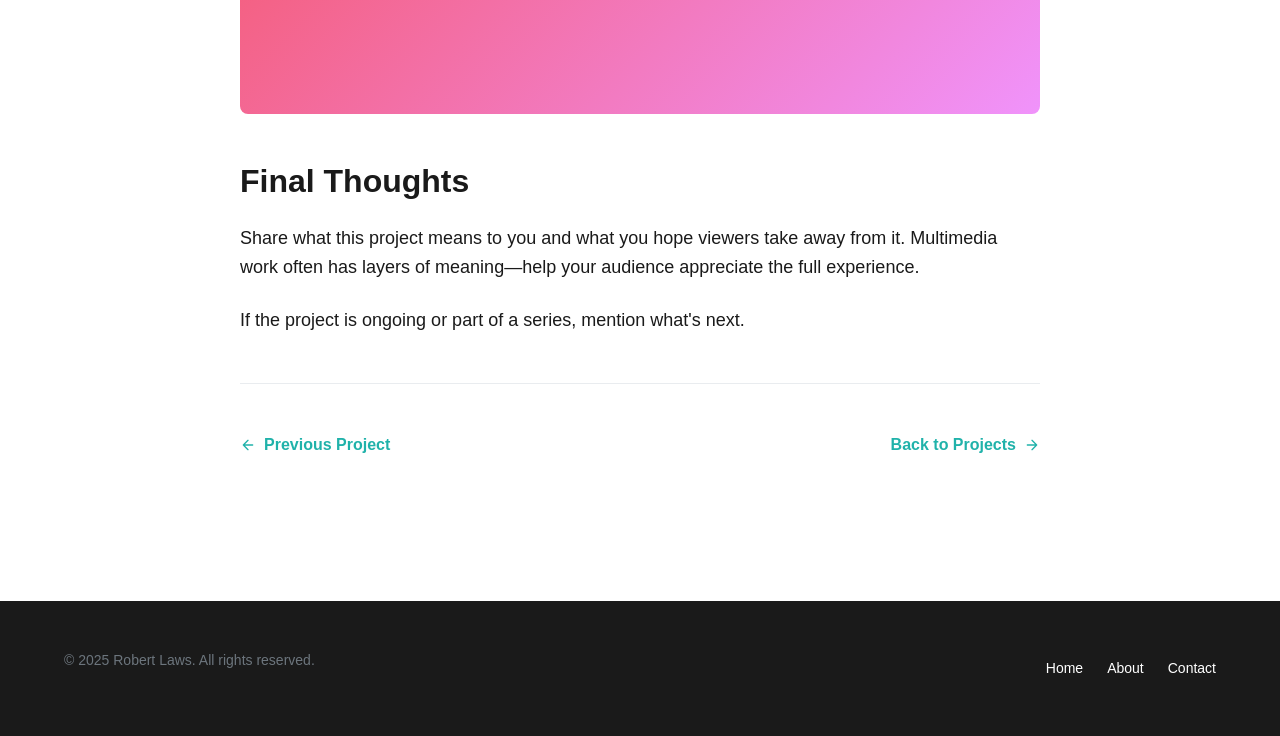
<file: projects/project-4.html>
<!DOCTYPE html>
<html lang="en">
<head>
  <meta charset="UTF-8">
  <meta name="viewport" content="width=device-width, initial-scale=1.0">
  <meta name="description" content="Project Title Four - A multimedia project combining visual and audio elements by Robert Laws.">
  <title>Project Title Four | Robert Laws</title>
  <link rel="stylesheet" href="../css/styles.css">
</head>
<body>
  <!-- Header -->
  <header class="header">
    <div class="container">
      <a href="../index.html" class="logo">Robert Laws</a>
      <nav class="nav" id="nav">
        <a href="../index.html" class="nav__link">Home</a>
        <a href="../about.html" class="nav__link">About</a>
        <a href="../contact.html" class="nav__link">Contact</a>
      </nav>
      <button class="nav-toggle" id="nav-toggle" aria-label="Toggle navigation">
        <span></span>
        <span></span>
        <span></span>
      </button>
    </div>
  </header>

  <!-- Project Hero -->
  <section class="project-hero">
    <div class="container">
      <span class="project-hero__tag">Multimedia</span>
      <h1 class="project-hero__title">Project Title Four</h1>
      <p class="project-hero__description">
        A brief overview of this multimedia project. Replace this with your actual summary highlighting the creative elements involved.
      </p>
    </div>
  </section>

  <!-- Project Content -->
  <section class="section">
    <div class="container">
      <div class="project-content">
        <!-- Placeholder for video/media -->
        <div style="background: linear-gradient(135deg, #f093fb 0%, #f5576c 100%); height: 400px; border-radius: 8px; margin-bottom: var(--space-lg); display: flex; align-items: center; justify-content: center;">
          <svg width="64" height="64" viewBox="0 0 24 24" fill="none" stroke="white" stroke-width="1.5" stroke-linecap="round" stroke-linejoin="round">
            <polygon points="5 3 19 12 5 21 5 3"></polygon>
          </svg>
        </div>

        <h2>About This Project</h2>
        <p>
          Describe your multimedia project here. What media formats did you combine? Was it video, audio, images, or a mix of all three? Explain the creative vision behind the work.
        </p>

        <p>
          Discuss the tools and techniques you used to bring the project to life. Whether it's video editing software, audio production tools, or AI-generated elements, give insight into your process.
        </p>

        <h2>Creative Process</h2>
        <p>
          Walk through how you developed this piece. What inspired the concept? How did you approach the production? Were there any interesting challenges in combining different media types?
        </p>

        <p>
          Include any sketches, storyboards, or behind-the-scenes insights that help tell the story of how the project came together.
        </p>

        <!-- Placeholder for additional media -->
        <div style="background: linear-gradient(135deg, #f5576c 0%, #f093fb 100%); height: 300px; border-radius: 8px;"></div>

        <h2>Final Thoughts</h2>
        <p>
          Share what this project means to you and what you hope viewers take away from it. Multimedia work often has layers of meaning—help your audience appreciate the full experience.
        </p>

        <p>
          If the project is ongoing or part of a series, mention what's next.
        </p>

        <!-- Project Navigation -->
        <nav class="project-nav">
          <a href="project-3.html" class="project-nav__link">
            <svg width="16" height="16" viewBox="0 0 24 24" fill="none" stroke="currentColor" stroke-width="2" stroke-linecap="round" stroke-linejoin="round">
              <path d="M19 12H5M12 19l-7-7 7-7"/>
            </svg>
            Previous Project
          </a>
          <a href="../index.html" class="project-nav__link">
            Back to Projects
            <svg width="16" height="16" viewBox="0 0 24 24" fill="none" stroke="currentColor" stroke-width="2" stroke-linecap="round" stroke-linejoin="round">
              <path d="M5 12h14M12 5l7 7-7 7"/>
            </svg>
          </a>
        </nav>
      </div>
    </div>
  </section>

  <!-- Footer -->
  <footer class="footer">
    <div class="container">
      <p class="footer__text">&copy; 2025 Robert Laws. All rights reserved.</p>
      <nav class="footer__links">
        <a href="../index.html" class="footer__link">Home</a>
        <a href="../about.html" class="footer__link">About</a>
        <a href="../contact.html" class="footer__link">Contact</a>
      </nav>
    </div>
  </footer>

  <script src="../js/main.js"></script>
</body>
</html>
</file>
<file: css/styles.css>
/* =====================================================
   Portfolio - CSS Styles
   Author: Robert Laws
   ===================================================== */

/* ----- CSS Reset & Base ----- */
*,
*::before,
*::after {
  box-sizing: border-box;
  margin: 0;
  padding: 0;
}

html {
  scroll-behavior: smooth;
}

body {
  font-family: -apple-system, BlinkMacSystemFont, 'Segoe UI', Roboto, Oxygen, Ubuntu, Cantarell, sans-serif;
  font-size: 16px;
  line-height: 1.6;
  color: var(--color-text);
  background-color: var(--color-bg);
}

img {
  max-width: 100%;
  height: auto;
  display: block;
}

a {
  color: var(--color-accent);
  text-decoration: none;
  transition: color 0.3s ease;
}

a:hover {
  color: var(--color-accent-dark);
}

ul {
  list-style: none;
}

/* ----- CSS Custom Properties ----- */
:root {
  /* Colors */
  --color-bg: #FFFFFF;
  --color-bg-alt: #F8F9FA;
  --color-text: #1A1A1A;
  --color-text-muted: #6C757D;
  --color-accent: #20B2AA;
  --color-accent-dark: #1A9690;
  --color-border: #E9ECEF;

  /* Spacing */
  --space-xs: 0.5rem;
  --space-sm: 1rem;
  --space-md: 1.5rem;
  --space-lg: 2rem;
  --space-xl: 3rem;
  --space-2xl: 4rem;
  --space-3xl: 6rem;

  /* Typography */
  --font-size-sm: 0.875rem;
  --font-size-base: 1rem;
  --font-size-lg: 1.125rem;
  --font-size-xl: 1.25rem;
  --font-size-2xl: 1.5rem;
  --font-size-3xl: 2rem;
  --font-size-4xl: 2.5rem;
  --font-size-5xl: 3rem;

  /* Layout */
  --container-max: 1200px;
  --container-narrow: 800px;

  /* Transitions */
  --transition-fast: 0.2s ease;
  --transition-base: 0.3s ease;

  /* Shadows */
  --shadow-sm: 0 1px 3px rgba(0, 0, 0, 0.08);
  --shadow-md: 0 4px 12px rgba(0, 0, 0, 0.1);
  --shadow-lg: 0 8px 24px rgba(0, 0, 0, 0.12);
}

/* ----- Layout ----- */
.container {
  width: 100%;
  max-width: var(--container-max);
  margin: 0 auto;
  padding: 0 var(--space-md);
}

.container--narrow {
  max-width: var(--container-narrow);
}

.section {
  padding: var(--space-3xl) 0;
}

.section--alt {
  background-color: var(--color-bg-alt);
}

/* ----- Typography ----- */
h1, h2, h3, h4, h5, h6 {
  font-weight: 700;
  line-height: 1.2;
  color: var(--color-text);
}

h1 { font-size: var(--font-size-5xl); }
h2 { font-size: var(--font-size-3xl); }
h3 { font-size: var(--font-size-2xl); }
h4 { font-size: var(--font-size-xl); }

p {
  margin-bottom: var(--space-sm);
}

.text-muted {
  color: var(--color-text-muted);
}

.text-center {
  text-align: center;
}

.section-title {
  margin-bottom: var(--space-xl);
  text-align: center;
}

.section-subtitle {
  color: var(--color-text-muted);
  font-size: var(--font-size-lg);
  margin-top: var(--space-xs);
}

/* ----- Buttons ----- */
.btn {
  display: inline-block;
  padding: var(--space-sm) var(--space-lg);
  font-size: var(--font-size-base);
  font-weight: 600;
  text-align: center;
  border: 2px solid transparent;
  border-radius: 8px;
  cursor: pointer;
  transition: all var(--transition-base);
}

.btn--primary {
  background-color: var(--color-accent);
  color: #FFFFFF;
}

.btn--primary:hover {
  background-color: var(--color-accent-dark);
  color: #FFFFFF;
}

.btn--outline {
  background-color: transparent;
  border-color: var(--color-accent);
  color: var(--color-accent);
}

.btn--outline:hover {
  background-color: var(--color-accent);
  color: #FFFFFF;
}

/* ----- Header & Navigation ----- */
.header {
  position: fixed;
  top: 0;
  left: 0;
  right: 0;
  background-color: var(--color-bg);
  border-bottom: 1px solid var(--color-border);
  z-index: 1000;
}

.header .container {
  display: flex;
  align-items: center;
  justify-content: space-between;
  height: 70px;
}

.logo {
  font-size: var(--font-size-xl);
  font-weight: 700;
  color: var(--color-text);
}

.logo:hover {
  color: var(--color-accent);
}

.nav {
  display: flex;
  align-items: center;
  gap: var(--space-lg);
}

.nav__link {
  font-weight: 500;
  color: var(--color-text);
  position: relative;
}

.nav__link::after {
  content: '';
  position: absolute;
  bottom: -4px;
  left: 0;
  width: 0;
  height: 2px;
  background-color: var(--color-accent);
  transition: width var(--transition-base);
}

.nav__link:hover,
.nav__link--active {
  color: var(--color-accent);
}

.nav__link:hover::after,
.nav__link--active::after {
  width: 100%;
}

.nav-toggle {
  display: none;
  flex-direction: column;
  gap: 5px;
  background: none;
  border: none;
  cursor: pointer;
  padding: var(--space-xs);
}

.nav-toggle span {
  display: block;
  width: 24px;
  height: 2px;
  background-color: var(--color-text);
  transition: all var(--transition-base);
}

/* ----- Hero Section ----- */
.hero {
  padding: calc(70px + var(--space-3xl)) 0 var(--space-3xl);
  min-height: 80vh;
  display: flex;
  align-items: center;
  background-color: var(--color-bg-alt);
}

.hero__content {
  max-width: 700px;
}

.hero__subtitle {
  font-size: var(--font-size-lg);
  color: var(--color-accent);
  font-weight: 600;
  margin-bottom: var(--space-sm);
}

.hero__title {
  font-size: var(--font-size-5xl);
  margin-bottom: var(--space-md);
}

.hero__description {
  font-size: var(--font-size-lg);
  color: var(--color-text-muted);
  margin-bottom: var(--space-lg);
  max-width: 600px;
}

.hero__buttons {
  display: flex;
  gap: var(--space-sm);
  flex-wrap: wrap;
}

/* ----- Project Cards ----- */
.projects-grid {
  display: grid;
  grid-template-columns: repeat(2, 1fr);
  gap: var(--space-lg);
}

.project-card {
  background-color: var(--color-bg);
  border-radius: 12px;
  overflow: hidden;
  box-shadow: var(--shadow-sm);
  transition: all var(--transition-base);
}

.project-card:hover {
  transform: translateY(-4px);
  box-shadow: var(--shadow-lg);
}

.project-card__image {
  width: 100%;
  height: 200px;
  object-fit: cover;
  background-color: var(--color-bg-alt);
}

.project-card__content {
  padding: var(--space-md);
}

.project-card__tag {
  display: inline-block;
  font-size: var(--font-size-sm);
  color: var(--color-accent);
  font-weight: 600;
  margin-bottom: var(--space-xs);
}

.project-card__title {
  font-size: var(--font-size-xl);
  margin-bottom: var(--space-xs);
}

.project-card__description {
  color: var(--color-text-muted);
  font-size: var(--font-size-base);
  margin-bottom: var(--space-md);
}

.project-card__link {
  font-weight: 600;
  display: inline-flex;
  align-items: center;
  gap: var(--space-xs);
}

.project-card__link svg {
  transition: transform var(--transition-fast);
}

.project-card__link:hover svg {
  transform: translateX(4px);
}

/* ----- Skills Section ----- */
.skills-grid {
  display: grid;
  grid-template-columns: repeat(4, 1fr);
  gap: var(--space-lg);
}

.skill-category {
  text-align: center;
  padding: var(--space-lg);
  background-color: var(--color-bg);
  border-radius: 12px;
  box-shadow: var(--shadow-sm);
  transition: all var(--transition-base);
}

.skill-category:hover {
  box-shadow: var(--shadow-md);
}

.skill-category__icon {
  width: 64px;
  height: 64px;
  margin: 0 auto var(--space-md);
  color: var(--color-accent);
}

.skill-category__title {
  font-size: var(--font-size-lg);
  margin-bottom: var(--space-sm);
}

.skill-category__list {
  color: var(--color-text-muted);
  font-size: var(--font-size-sm);
  line-height: 1.8;
}

/* ----- About Teaser ----- */
.about-teaser {
  display: flex;
  align-items: center;
  gap: var(--space-2xl);
}

.about-teaser__content {
  flex: 1;
}

.about-teaser__text {
  font-size: var(--font-size-lg);
  color: var(--color-text-muted);
  margin-bottom: var(--space-lg);
}

/* ----- Contact Teaser ----- */
.contact-teaser {
  text-align: center;
  max-width: 600px;
  margin: 0 auto;
}

.contact-teaser__text {
  font-size: var(--font-size-lg);
  color: var(--color-text-muted);
  margin-bottom: var(--space-lg);
}

/* ----- Footer ----- */
.footer {
  padding: var(--space-xl) 0;
  background-color: var(--color-text);
  color: var(--color-bg);
}

.footer .container {
  display: flex;
  justify-content: space-between;
  align-items: center;
}

.footer__text {
  color: var(--color-text-muted);
  font-size: var(--font-size-sm);
}

.footer__links {
  display: flex;
  gap: var(--space-md);
}

.footer__link {
  color: var(--color-bg);
  font-size: var(--font-size-sm);
}

.footer__link:hover {
  color: var(--color-accent);
}

/* ----- Page Header (for inner pages) ----- */
.page-header {
  padding: calc(70px + var(--space-2xl)) 0 var(--space-2xl);
  background-color: var(--color-bg-alt);
  text-align: center;
}

.page-header__title {
  margin-bottom: var(--space-sm);
}

.page-header__subtitle {
  color: var(--color-text-muted);
  font-size: var(--font-size-lg);
}

/* ----- About Page ----- */
.about-content {
  max-width: var(--container-narrow);
  margin: 0 auto;
}

.about-content p {
  font-size: var(--font-size-lg);
  margin-bottom: var(--space-md);
}

/* ----- Contact Page ----- */
.contact-content {
  max-width: var(--container-narrow);
  margin: 0 auto;
  text-align: center;
}

.contact-info {
  margin-top: var(--space-xl);
}

.contact-info__item {
  display: flex;
  align-items: center;
  justify-content: center;
  gap: var(--space-sm);
  margin-bottom: var(--space-md);
  font-size: var(--font-size-lg);
}

.contact-info__icon {
  width: 24px;
  height: 24px;
  color: var(--color-accent);
}

/* ----- Project Detail Page ----- */
.project-hero {
  padding: calc(70px + var(--space-2xl)) 0 var(--space-2xl);
  background-color: var(--color-bg-alt);
}

.project-hero__tag {
  display: inline-block;
  font-size: var(--font-size-base);
  color: var(--color-accent);
  font-weight: 600;
  margin-bottom: var(--space-sm);
}

.project-hero__title {
  margin-bottom: var(--space-md);
}

.project-hero__description {
  font-size: var(--font-size-lg);
  color: var(--color-text-muted);
  max-width: 700px;
}

.project-content {
  max-width: var(--container-narrow);
  margin: 0 auto;
}

.project-content h2 {
  margin-top: var(--space-xl);
  margin-bottom: var(--space-md);
}

.project-content p {
  font-size: var(--font-size-lg);
  margin-bottom: var(--space-md);
}

.project-content img {
  border-radius: 8px;
  margin: var(--space-lg) 0;
  box-shadow: var(--shadow-md);
}

.project-nav {
  display: flex;
  justify-content: space-between;
  align-items: center;
  padding: var(--space-xl) 0;
  border-top: 1px solid var(--color-border);
  margin-top: var(--space-xl);
}

.project-nav__link {
  display: inline-flex;
  align-items: center;
  gap: var(--space-xs);
  font-weight: 600;
}

/* ----- Responsive Design ----- */
@media (max-width: 992px) {
  .skills-grid {
    grid-template-columns: repeat(2, 1fr);
  }
}

@media (max-width: 768px) {
  :root {
    --font-size-5xl: 2.5rem;
    --font-size-4xl: 2rem;
    --font-size-3xl: 1.75rem;
  }

  .nav {
    position: fixed;
    top: 70px;
    left: 0;
    right: 0;
    bottom: 0;
    background-color: var(--color-bg);
    flex-direction: column;
    justify-content: flex-start;
    padding-top: var(--space-xl);
    gap: var(--space-md);
    transform: translateX(100%);
    transition: transform var(--transition-base);
  }

  .nav--open {
    transform: translateX(0);
  }

  .nav-toggle {
    display: flex;
  }

  .nav-toggle--open span:nth-child(1) {
    transform: rotate(45deg) translate(5px, 5px);
  }

  .nav-toggle--open span:nth-child(2) {
    opacity: 0;
  }

  .nav-toggle--open span:nth-child(3) {
    transform: rotate(-45deg) translate(5px, -5px);
  }

  .projects-grid {
    grid-template-columns: 1fr;
  }

  .skills-grid {
    grid-template-columns: 1fr;
  }

  .about-teaser {
    flex-direction: column;
    text-align: center;
  }

  .footer .container {
    flex-direction: column;
    gap: var(--space-md);
    text-align: center;
  }

  .hero {
    min-height: auto;
    padding-top: calc(70px + var(--space-2xl));
  }

  .hero__buttons {
    flex-direction: column;
  }

  .hero__buttons .btn {
    width: 100%;
  }
}

@media (max-width: 480px) {
  :root {
    --font-size-5xl: 2rem;
    --font-size-4xl: 1.75rem;
    --font-size-3xl: 1.5rem;
  }

  .section {
    padding: var(--space-2xl) 0;
  }
}
</file>
